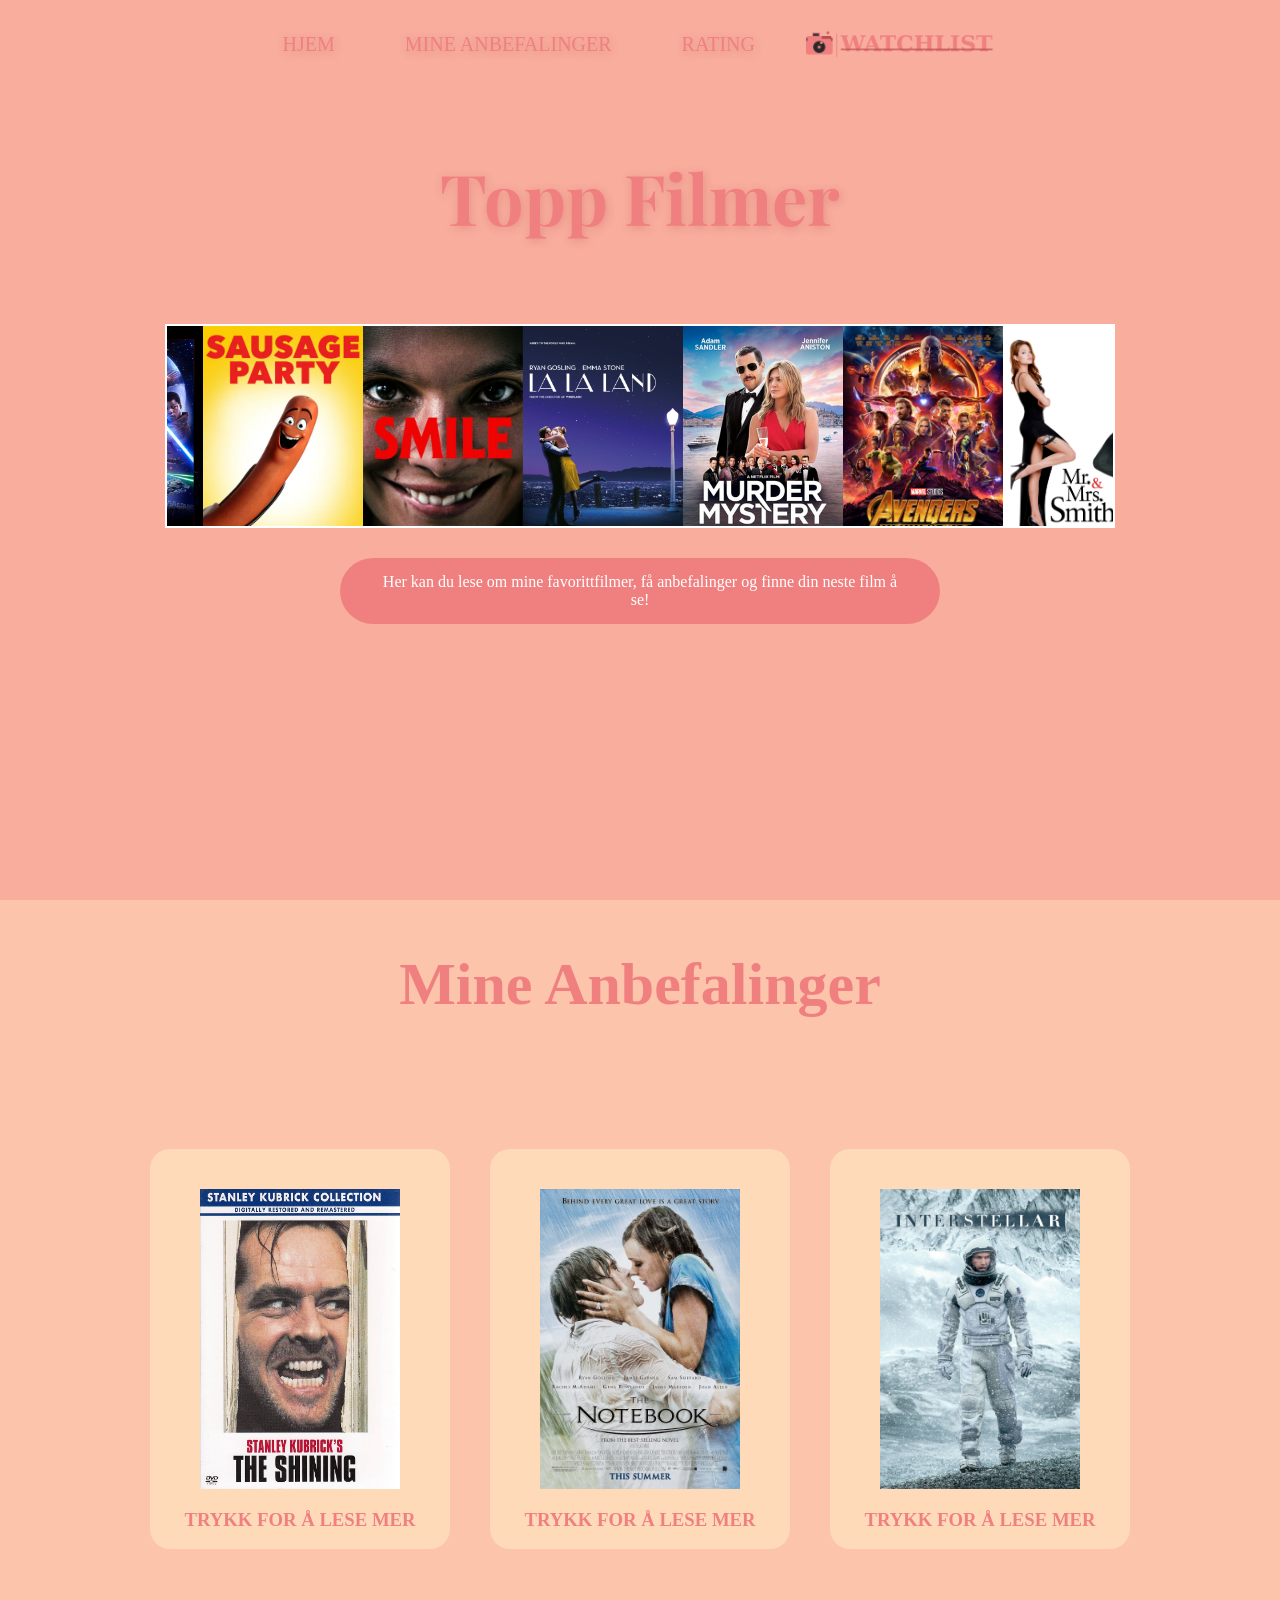
<file: index.html>
<!doctype html>
<html lang="en">
  <head>
    <meta charset="UTF-8" />
    <meta name="viewport" content="width=device-width, initial-scale=1.0" />
    <link rel="stylesheet" href="style.css" />

    <title>Filmer</title>
  </head>
  <body>
    <section id="side1">
      <header class="header-index">
        <div class="container">
          <nav>
            <ul>
              <li><a href="#side1">HJEM</a></li>
              <li><a href="#side2">MINE ANBEFALINGER</a></li>
              <li><a href="rating.html">RATING</a></li>
            </ul>
          </nav>
          <div>
            <img class="bilde" src="Bilder/watchlist_logo_pink.png" />
          </div>
        </div>
      </header>

      <h1 class="overskrift">Topp Filmer</h1>

      <div class="scroll" id="scroll">
        <div class="bilder">
          <img src="Bilder/07c6a842abcf4fa8a65d07836cb0797f.jpg" alt="" />
        </div>
        <div class="bilder">
          <img
            src="Bilder/1484143068-9f1ba6862aac30b09457d3362e2fa5947a84ece7_NO.jpg.webp"
            alt=""
          />
        </div>
        <div class="bilder">
          <img
            src="Bilder/1669295285-278ff11ccdd5ce61ed4defd51d9bb48b209a0227.jpg"
            alt=""
          />
        </div>
        <div class="bilder">
          <img src="Bilder/cad5a94179654faab639b6a04b1161d5.jpg" alt="" />
        </div>
        <div class="bilder"><img src="Bilder/Murder_Mystery.png" alt="" /></div>
        <div class="bilder">
          <img
            src="Bilder/MV5BMjMxNjY2MDU1OV5BMl5BanBnXkFtZTgwNzY1MTUwNTM@._V1_.jpg"
            alt=""
          />
        </div>
        <div class="bilder">
          <img
            src="Bilder/MV5BMTUxMzcxNzQzOF5BMl5BanBnXkFtZTcwMzQxNjUyMw@@._V1_.jpg"
            alt=""
          />
        </div>
        <div class="bilder">
          <img
            src="Bilder/MV5BNTU1MzgyMDMtMzBlZS00YzczLThmYWEtMjU3YmFlOWEyMjE1XkEyXkFqcGc@._V1_.jpg"
            alt=""
          />
        </div>
        <div class="bilder">
          <img
            src="Bilder/MV5BOTQwYmRhNGQtODI2Mi00ZTRlLTk0Y2QtY2NkNjE1MGNhNTgwXkEyXkFqcGc@._V1_FMjpg_UX1000_.jpg"
            alt=""
          />
        </div>
        <div class="bilder">
          <img
            src="Bilder/MV5BZDU5ZTRkYmItZjg0Mi00ZTQwLThjMWItNWM3MTMxMzVjZmVjXkEyXkFqcGc@._V1_FMjpg_UX1000_.jpg"
            alt=""
          />
        </div>
        <div class="bilder">
          <img
            src="Bilder/MV5BZjE0ZjgzMzYtMTAxYi00NGMzLThmZDktNzFlMzA2MWRmYWQ0XkEyXkFqcGc@._V1_FMjpg_UX1000_.jpg"
            alt=""
          />
        </div>
        <div class="bilder">
          <img src="Bilder/p10543523_p_v8_as.jpg" alt="" />
        </div>
        <div class="bilder"><img src="Bilder/theshining.jpg" alt="" /></div>
      </div>
          <div class="info-boks">
      <p>Her kan du lese om mine favorittfilmer, få anbefalinger og finne din neste film å se!</p>
    </div>
    </section>

    <section id="side2">
      <h1 class="anbefal">Mine Anbefalinger</h1>

      <div class="filmer">
        <div
          class="film"
          onclick="window.location.href = 'anbefalinger.html#side4'"
        >
          <img class="favfilm" src="Bilder/theshining.jpg" alt="" />
          <h3>TRYKK FOR Å LESE MER</h3>
        </div>

        <div
          class="film"
          onclick="window.location.href = 'anbefalinger.html#side5'"
        >
          <img
            class="favfilm"
            src="Bilder/MV5BZjE0ZjgzMzYtMTAxYi00NGMzLThmZDktNzFlMzA2MWRmYWQ0XkEyXkFqcGc@._V1_FMjpg_UX1000_.jpg"
            alt=""
          />
          <h3>TRYKK FOR Å LESE MER</h3>
        </div>

        <div
          class="film"
          onclick="window.location.href = 'anbefalinger.html#side6'"
        >
          <img class="favfilm" src="Bilder/p10543523_p_v8_as.jpg" />
          <h3>TRYKK FOR Å LESE MER</h3>
        </div>
      </div>
      <footer></footer>
    </section>

    <script>
      const scroll = document.getElementById("scroll");

      setInterval(function () {
        scroll.scrollLeft += 1;
      }, 10);
    </script>
  </body>
</html>
</file>
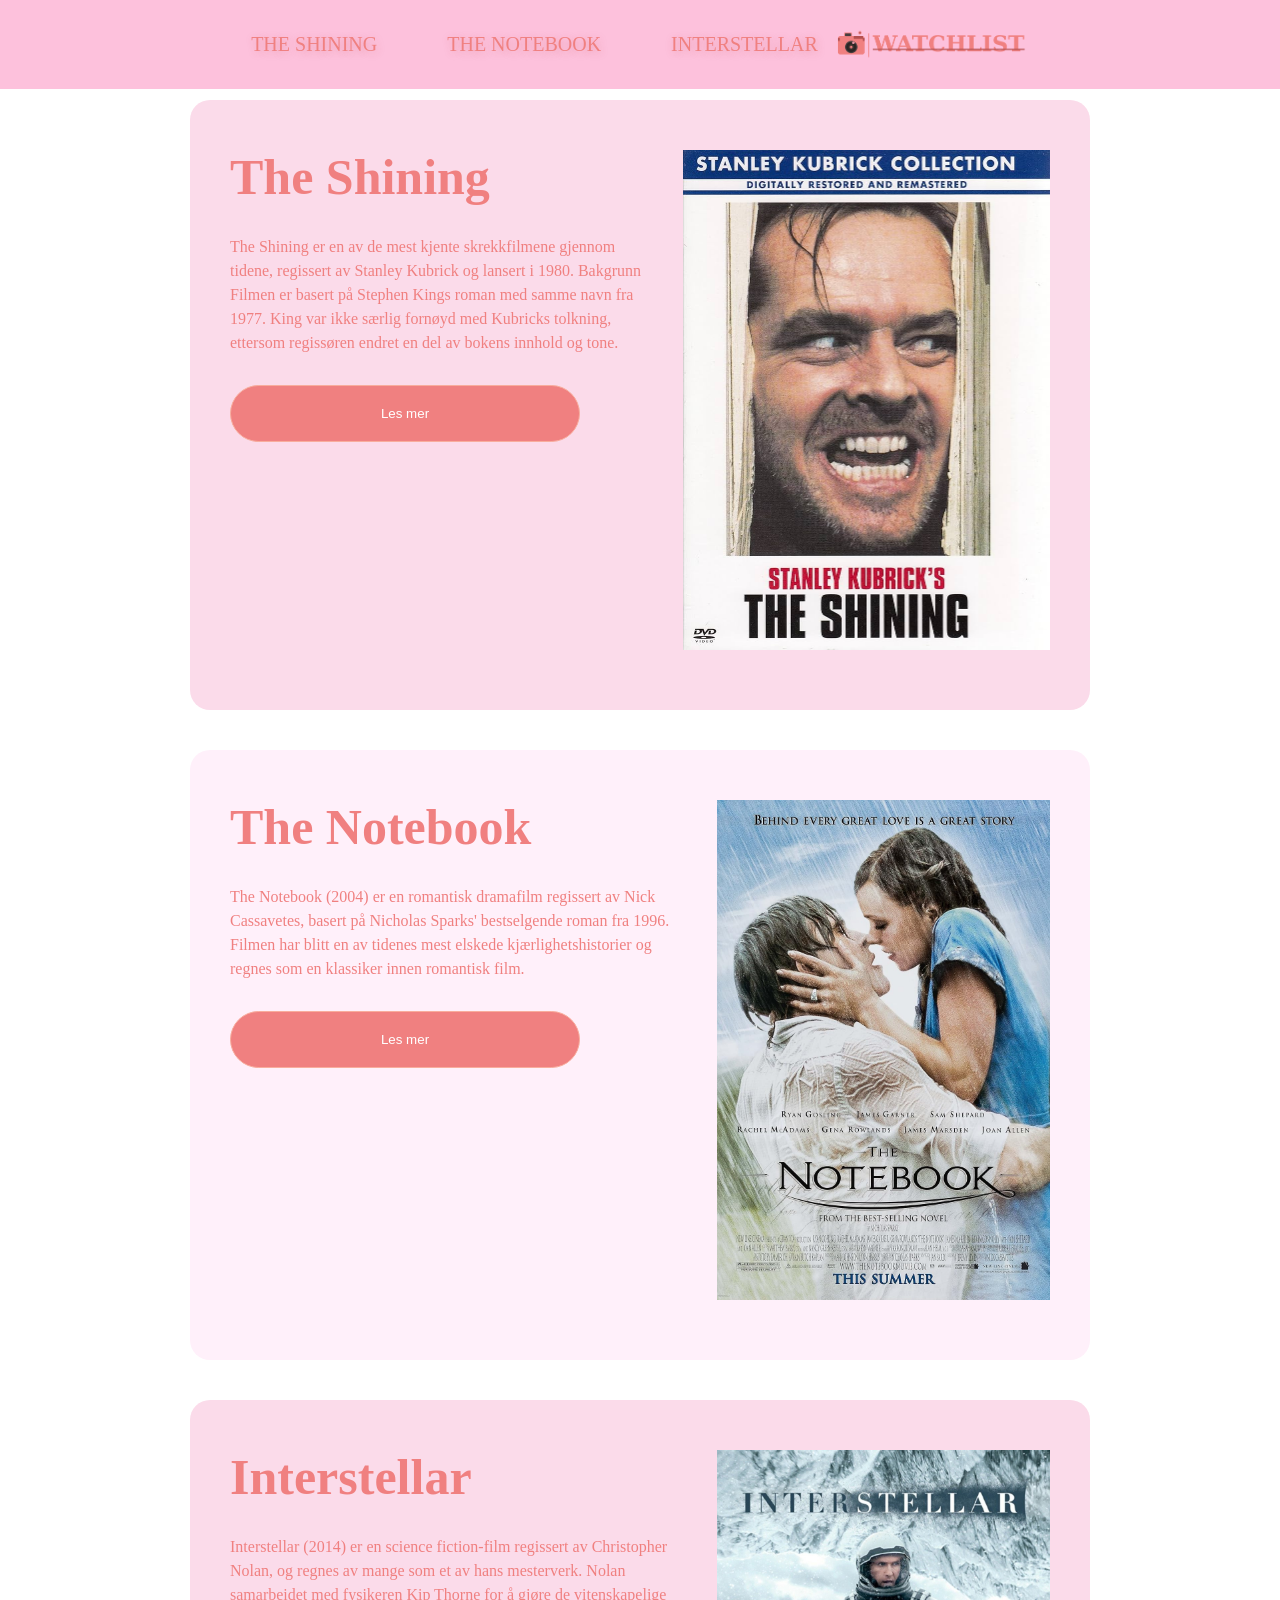
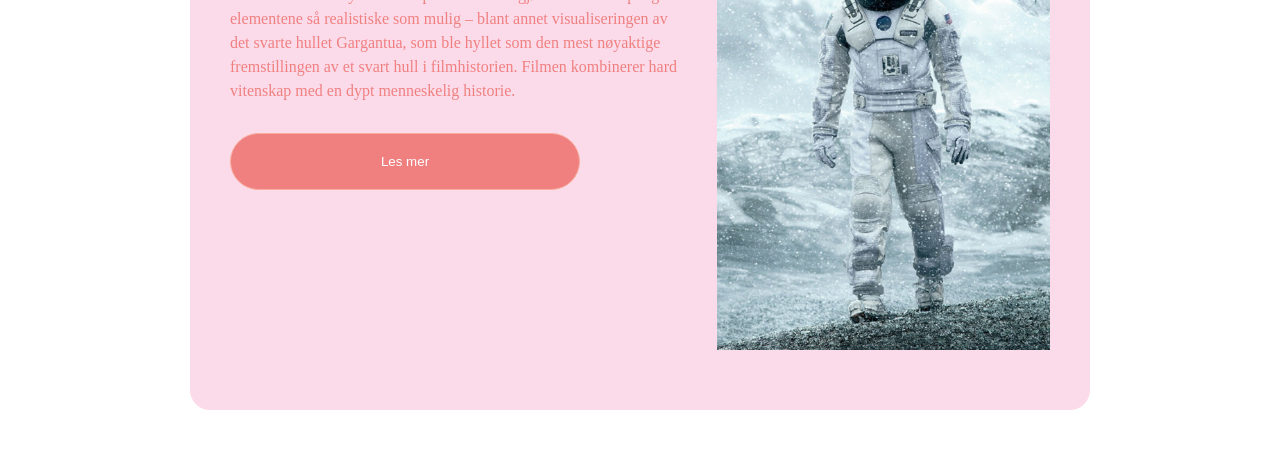
<file: anbefalinger.html>
<!doctype html>
<html lang="en">
  <head>
    <meta charset="UTF-8" />
    <meta name="viewport" content="width=device-width, initial-scale=1.0" />
    <link rel="stylesheet" href="style.css" />
    <title>Anbefalinger</title>
  </head>
  <body class="anbefalinger">
    <header class="anbefalinger-header">
      <div class="container">
        <nav>
          <ul>
            <li><a href="#side4">THE SHINING</a></li>
            <li><a href="#side5">THE NOTEBOOK</a></li>
            <li><a href="#side6">INTERSTELLAR</a></li>
          </ul>
        </nav>
        <div>
          <a href="index.html">
            <img class="bilde" src="Bilder/watchlist_logo_pink.png" />
          </a>
        </div>
      </div>
    </header>
    <section id="side4">
      <div class="teksten">
        <h1 class="overskrift2">The Shining</h1>
        <p>
          The Shining er en av de mest kjente skrekkfilmene gjennom tidene,
          regissert av Stanley Kubrick og lansert i 1980. Bakgrunn Filmen er
          basert på Stephen Kings roman med samme navn fra 1977. King var ikke
          særlig fornøyd med Kubricks tolkning, ettersom regissøren endret en
          del av bokens innhold og tone.
        </p>

        <p class="displaynone">
          Jack Torrance (Jack Nicholson) tar jobben som vintervakt på det
          avsides Overlook Hotel i Colorado, sammen med kona Wendy (Shelley
          Duvall) og sønnen Danny. Hotellet er stengt for sesongen, og familien
          er helt alene. Danny har en overnaturlig evne kalt «the shining» – han
          kan se syner og kommunisere telepatisk. Etter hvert begynner hotellets
          mørke fortid og overnaturlige krefter å bryte ned Jacks sinn, med
          katastrofale følger. Ikoniske elementer «Here's Johnny!»-scenen er
          blitt en av filmhistoriens mest siterte øyeblikk De to tvillingjentene
          i gangen er et av skrekkfilmens mest gjenkjennelige bilder Rommet 237
          og sykkelturen gjennom hotellets korridorer Labyrinten utenfor
          hotellet Arv og innflytelse Filmen regnes som et mesterverk innen
          psykologisk horror og har hatt enorm innflytelse på popkulturen.
        </p>
        <button class="lesmer">Les mer</button>
      </div>
      <img class="bildeside2" src="Bilder/theshining.jpg" alt="" />
    </section>

    <section id="side5" class="thenotebook">
      <div class="teksten">
        <h1 class="overskrift2">The Notebook</h1>

        <p>
          The Notebook (2004) er en romantisk dramafilm regissert av Nick
          Cassavetes, basert på Nicholas Sparks' bestselgende roman fra 1996.
          Filmen har blitt en av tidenes mest elskede kjærlighetshistorier og
          regnes som en klassiker innen romantisk film.
        </p>

        <p class="displaynone">
          Historien følger Noah Calhoun og Allie Hamilton, to unge mennesker fra
          vidt forskjellige samfunnslag som forelsker seg hodestups i hverandre
          under sommeren 1940 i South Carolina. Forholdet deres møter motstand
          fra Allies velstående familie, og de skilles. År senere er Allie
          forlovet med en annen mann – men når hun tilfeldig ser Noah igjen,
          tvinges hun til å velge mellom fortiden og fremtiden. Filmen veksler
          mellom fortidens intense kjærlighetshistorie og nåtiden, der en eldre
          mann leser historien høyt for en dame på et pleiehjem. Skuespillere
          Hovedrollene spilles av Ryan Gosling og Rachel McAdams, og kjemien
          mellom dem er blitt legendarisk. James Garner og Gena Rowlands spiller
          paret i de eldre årene.
        </p>
        <button class="lesmer">Les mer</button>
      </div>
      <img
        class="bildeside2"
        src="Bilder/MV5BZjE0ZjgzMzYtMTAxYi00NGMzLThmZDktNzFlMzA2MWRmYWQ0XkEyXkFqcGc@._V1_FMjpg_UX1000_.jpg"
        alt=""
      />
    </section>

    <section id="side6" class="interstellar">
      <div class="teksten">
        <h1 class="overskrift2">Interstellar</h1>
        <p>
          Interstellar (2014) er en science fiction-film regissert av
          Christopher Nolan, og regnes av mange som et av hans mesterverk. Nolan
          samarbeidet med fysikeren Kip Thorne for å gjøre de vitenskapelige
          elementene så realistiske som mulig – blant annet visualiseringen av
          det svarte hullet Gargantua, som ble hyllet som den mest nøyaktige
          fremstillingen av et svart hull i filmhistorien. Filmen kombinerer
          hard vitenskap med en dypt menneskelig historie.
        </p>

        <p class="displaynone">
          Historien utspiller seg i en nær fremtid der jorden er i ferd med å
          bli ubeboelig på grunn av matmangel og støvstormer. Cooper, en
          tidligere NASA-pilot og nå bonde, rekrutteres til en hemmelig
          romferdsmisjon. Han og et team med astronauter reiser gjennom en
          ormehull nær Saturn for å lete etter nye planeter menneskeheten kan
          flytte til – og Cooper må forlate sine egne barn for å redde
          menneskeheten. Filmen utforsker temaer som kjærlighet, tid og
          offervilje, og blander spektakulære romscener med dype emosjonelle
          øyeblikk. Skuespillere Matthew McConaughey spiller hovedrollen som
          Cooper, med Anne Hathaway, Jessica Chastain og Michael Caine i
          sentrale roller.
        </p>
        <button class="lesmer">Les mer</button>
      </div>
      <img class="bildeside2" src="Bilder/p10543523_p_v8_as.jpg" alt="" />
    </section>
    <script>
      const knapper = document.querySelectorAll(".lesmer");

      knapper.forEach(function (knapp) {
        knapp.addEventListener("click", function () {
          const skjultTekst = knapp.previousElementSibling;

          if (skjultTekst.classList.contains("displaynone")) {
            skjultTekst.classList.remove("displaynone");
            knapp.textContent = "Les mindre";
          } else {
            skjultTekst.classList.add("displaynone");
            knapp.textContent = "Les mer";
          }
        });
      });
    </script>
  </body>
</html>
</file>
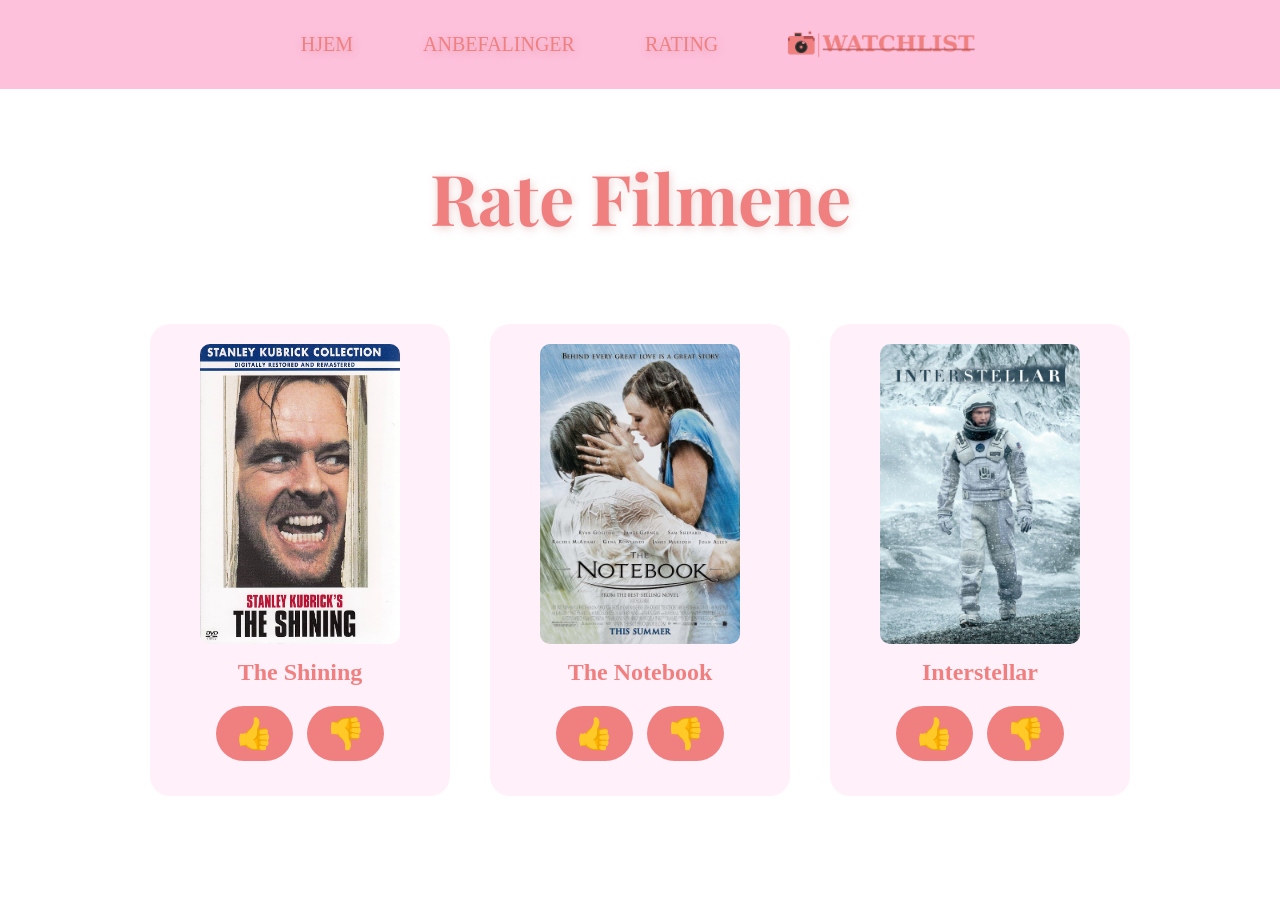
<file: rating.html>
<!DOCTYPE html>
<html lang="en">
<head>
  <meta charset="UTF-8">
  <meta name="viewport" content="width=device-width, initial-scale=1.0">
  <link rel="stylesheet" href="style.css" />
  <title>Rating</title>
</head>
<body>
      <header class="anbefalinger-header">
      <div class="container">
        <nav>
          <ul>
            <li><a href="index.html">HJEM</a></li>
            <li><a href="anbefalinger.html">ANBEFALINGER</a></li>
            <li><a href="rating.html">RATING</a></li>
          </ul>
        </nav>
        <div>
          <a href="index.html">
            <img class="bilde" src="Bilder/watchlist_logo_pink.png" />
          </a>
        </div>
      </div>
    </header>

    <h1 class="overskrift rate">Rate Filmene</h1>

     <div class="rating">

      <div class="rating-kort">
        <img src="Bilder/theshining.jpg" alt="" />
        <h2>The Shining</h2>
        <button class="tommel-opp">👍</button>
        <button class="tommel-ned">👎</button>
        <p class="svar"></p>
      </div>

      <div class="rating-kort">
        <img src="Bilder/MV5BZjE0ZjgzMzYtMTAxYi00NGMzLThmZDktNzFlMzA2MWRmYWQ0XkEyXkFqcGc@._V1_FMjpg_UX1000_.jpg" alt="" />
        <h2>The Notebook</h2>
        <button class="tommel-opp">👍</button>
        <button class="tommel-ned">👎</button>
        <p class="svar"></p>
      </div>

      <div class="rating-kort">
        <img src="Bilder/p10543523_p_v8_as.jpg" alt="" />
        <h2>Interstellar</h2>
        <button class="tommel-opp">👍</button>
        <button class="tommel-ned">👎</button>
        <p class="svar"></p>
      </div>

    </div>
  
    <script>
      const oppKnapper = document.querySelectorAll(".tommel-opp");
      const nedKnapper = document.querySelectorAll(".tommel-ned");

      oppKnapper.forEach(function(knapp) {
        knapp.addEventListener("click", function() {
          const svar = knapp.nextElementSibling.nextElementSibling;
          svar.textContent = "Du likte denne filmen!";
        });
      });

      nedKnapper.forEach(function(knapp) {
        knapp.addEventListener("click", function() {
          const svar = knapp.nextElementSibling;
          svar.textContent = "Du likte ikke denne filmen!";
        });
      });
    </script>
</body>
</html>
</file>
<file: style.css>
@import url("https://fonts.googleapis.com/css2?family=Playfair+Display:ital,wght@0,400..900;1,400..900&display=swap");

* {
  margin: 0;
  padding: 0;
  box-sizing: border-box;
}

img {
  width: 100%;
  display: block;
}

#side1 {
  background-color: #f8ad9d;
  height: 100vh;
  padding-top: 90px;
}
nav ul {
  display: flex;
  gap: 70px;
}

nav li {
  list-style: none;
  color: #f08080;
  text-shadow: 1px 2px 8px rgba(180, 60, 60, 0.25);
}

nav a {
  color: #f08080;
  text-decoration: none;
}
nav a:hover {
  color: white;
  transition: 0.3s;
}
nav {
  font-size: 20px;
}

.anbefalinger-header {
  color: white;
  padding: 20px;
  position: fixed;
  top: 0;
  width: 100%;
  background-color: rgb(253, 193, 220) ;
  z-index: 100;
}

.header-index {
  color: white;
  padding: 20px;
  background-color: #f8ad9d;
  position: fixed;
  top: 0;
  width: 100%;
  z-index: 100;
}

header .container {
  display: flex;
  justify-content: space-evenly;
  align-items: center;
  font-family: "playwrite";
}

.container {
  max-width: 800px;
  margin: auto;
}

.bilde {
  width: 200px;
}

#side2 {
  height: 100vh;
  background-color: #fbc4ab;
}

#side3 {
  height: 100vh;
  background-color: #ffdab9;
}
.bilder {
  height: 200px;
  width: 160px;
  flex-shrink: 0;
}
.scroll {
  display: flex;
  align-items: center;
  max-width: 950px;
  margin: auto;
  overflow-x: auto;
  border: 2px solid white;
}
.info-boks {
  background-color: #f08080;
  color: white;
  text-align: center;
  padding: 15px 40px;
  border-radius: 40px;
  width: 600px;
  margin: 30px auto;
  font-size: 16px;
}

.overskrift {
  color: #f08080;
  justify-content: center;
  text-align: center;
  font-size: 70px;
  font-family: "Playfair Display";
  margin-top: 60px;
  margin-bottom: 80px;
  text-shadow: 1px 2px 8px rgba(180, 60, 60, 0.25);
}

.anbefal {
  font-size: 60px;
  justify-content: center;
  text-align: center;
  padding: 50px;
  color: #f08080;
}

.filmer {
  display: flex;
  justify-content: center;
  align-items: center;
  gap: 40px;
  margin-top: 80px;
}

.film {
  width: 300px;
  height: 400px;
  background-color: #ffdab9;
  border-radius: 20px;
  justify-content: center;
  align-items: center;
  text-align: center;
  color: #f08080;
}

.film:hover {
  transform: scale(1.08);
}


.favfilm {
  height: 300px;
  width: 200px;
  margin: auto;
  margin-top: 40px;
}

h3 {
  margin-top: 20px;
}

.anbefalinger section  {
  width: 900px;
  border-radius: 20px;
  background-color: rgb(255, 240, 250);
  padding: 10px;
  display: flex;
  margin: 40px auto;
}
.bildeside2 {
  height: 500px;
  width: 400px;
  margin-left: 30px;
  margin-top: 40px;
  margin-right: 30px;
}
.overskrift2 {
  margin-top: 30px;
  margin-bottom: 20px;
  font-size: 50px;
}

.displaynone {
  display: none;
}



#side4 {
  background-color: rgb(251, 219, 234);
  padding-bottom: 60px;
  margin-top:100px;
}

.teksten {
  color: #f08080;
  margin-left: 30px;
  line-height: 1.5;
}

.lesmer {
  padding: 20px;
  border-radius: 40px;
  background-color: #f08080;
  color: white;
  width: 350px;
  margin-top: 30px;
  border: solid #f8ad9d 1px;
}
.thenotebook {
  background-color: rgb(251, 219, 234);
  margin-top: 100px;
}

#side5 {
  background-color: rgb(255, 240, 250);
  padding-bottom: 60px;
}
#side6 {
  background-color: rgb(251, 219, 234);
  padding-bottom: 60px;
}
.interstellar {
  background-color: rgb(255, 240, 250);
  margin-top: 100px;
}

#side4, #side5, #side6 {
  scroll-margin-top: 90px;
}

.rate {
  margin-top: 150px;
}

.rating {
  display: flex;
  justify-content: center;
  gap: 40px;
  margin: 40px auto;
}

.rating-kort {
  width: 300px;
  background-color: rgb(255, 240, 250);
  border-radius: 20px;
  text-align: center;
  padding: 20px;
  color: #f08080;
}

.rating-kort img {
  height: 300px;
  width: 200px;
  margin: auto;
  border-radius: 10px;
}

.rating-kort h2 {
  margin-top: 15px;
  margin-bottom: 15px;
}

.tommel-opp, .tommel-ned {
  font-size: 30px;
  background-color: #f08080;
  border: none;
  border-radius: 40px;
  padding: 10px 20px;
  margin: 5px;
  cursor: pointer;
}

.svar {
  margin-top: 10px;
  font-size: 16px;
}
</file>
